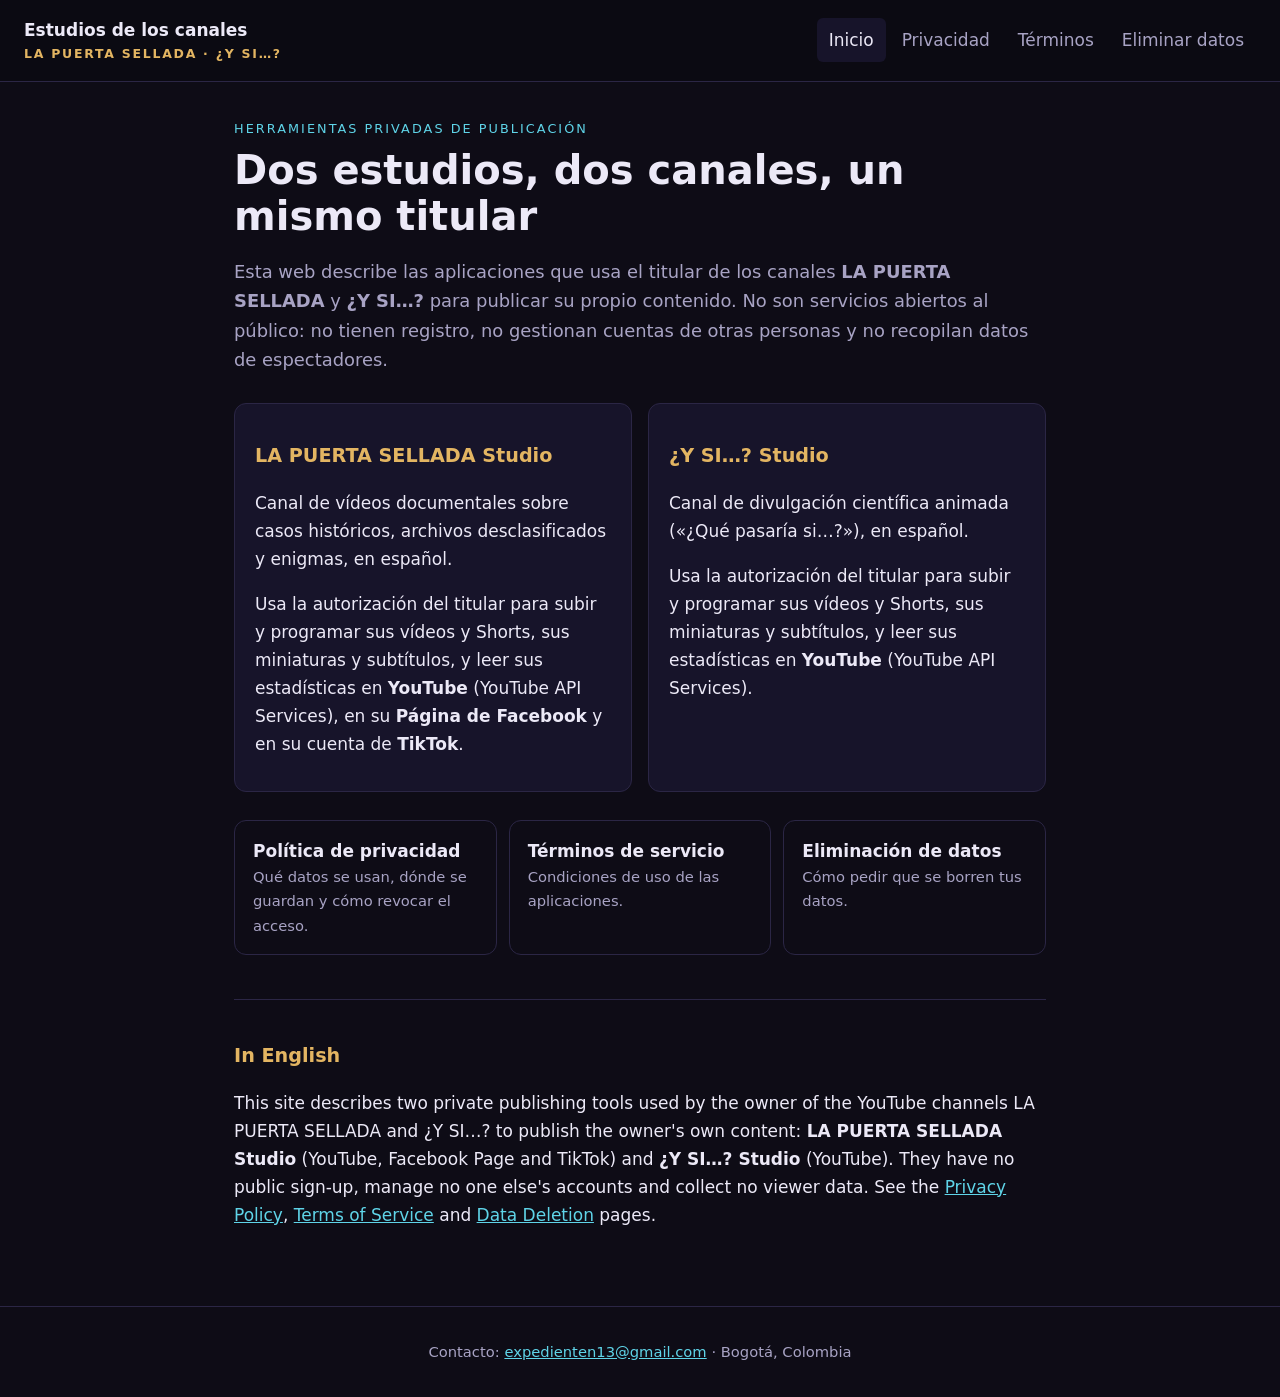
<file: index.html>
<!doctype html>
<html lang="es">
<head>
<meta charset="utf-8">
<meta name="viewport" content="width=device-width, initial-scale=1">
<title>Estudios de LA PUERTA SELLADA y ¿Y SI…?</title>
<meta name="description" content="Herramientas privadas de publicación de los canales LA PUERTA SELLADA y ¿Y SI…?: privacidad, términos y eliminación de datos.">
<link rel="stylesheet" href="estilo.css">
</head>
<body>
<header class="top"><a class="brand" href="index.html">Estudios de los canales <span>LA PUERTA SELLADA · ¿Y SI…?</span></a>
<nav><a href="index.html" aria-current="page">Inicio</a><a href="privacidad.html">Privacidad</a><a href="terminos.html">Términos</a><a href="eliminacion-datos.html">Eliminar datos</a></nav></header>
<main>
<section class="hero">
<p class="kicker">Herramientas privadas de publicación</p>
<h1>Dos estudios, dos canales, un mismo titular</h1>
<p class="lead">Esta web describe las aplicaciones que usa el titular de los canales <strong>LA PUERTA SELLADA</strong> y
<strong>¿Y SI…?</strong> para publicar su propio contenido. No son servicios abiertos al público: no tienen registro,
no gestionan cuentas de otras personas y no recopilan datos de espectadores.</p>
</section>
<section class="apps">
<article>
<h2>LA PUERTA SELLADA Studio</h2>
<p>Canal de vídeos documentales sobre casos históricos, archivos desclasificados y enigmas, en español.</p>
<p>Usa la autorización del titular para subir y programar sus vídeos y Shorts, sus miniaturas y subtítulos, y leer sus
estadísticas en <strong>YouTube</strong> (YouTube API Services), en su <strong>Página de Facebook</strong> y en su
cuenta de <strong>TikTok</strong>.</p>
</article>
<article>
<h2>¿Y SI…? Studio</h2>
<p>Canal de divulgación científica animada («¿Qué pasaría si…?»), en español.</p>
<p>Usa la autorización del titular para subir y programar sus vídeos y Shorts, sus miniaturas y subtítulos, y leer sus
estadísticas en <strong>YouTube</strong> (YouTube API Services).</p>
</article>
</section>
<section class="links">
<a class="card" href="privacidad.html"><b>Política de privacidad</b><span>Qué datos se usan, dónde se guardan y cómo revocar el acceso.</span></a>
<a class="card" href="terminos.html"><b>Términos de servicio</b><span>Condiciones de uso de las aplicaciones.</span></a>
<a class="card" href="eliminacion-datos.html"><b>Eliminación de datos</b><span>Cómo pedir que se borren tus datos.</span></a>
</section>
<section class="en">
<h2>In English</h2>
<p>This site describes two private publishing tools used by the owner of the YouTube channels LA PUERTA SELLADA and
¿Y SI…? to publish the owner's own content: <strong>LA PUERTA SELLADA Studio</strong> (YouTube, Facebook Page and TikTok) and
<strong>¿Y SI…? Studio</strong> (YouTube). They have no public sign-up, manage no one else's accounts and collect no viewer data.
See the <a href="privacidad.html#en">Privacy Policy</a>, <a href="terminos.html#en">Terms of Service</a> and
<a href="eliminacion-datos.html#en">Data Deletion</a> pages.</p>
</section>
</main>
<footer><p>Contacto: <a href="mailto:expedienten13@gmail.com">expedienten13@gmail.com</a> · Bogotá, Colombia</p></footer>
</body>
</html>
</file>
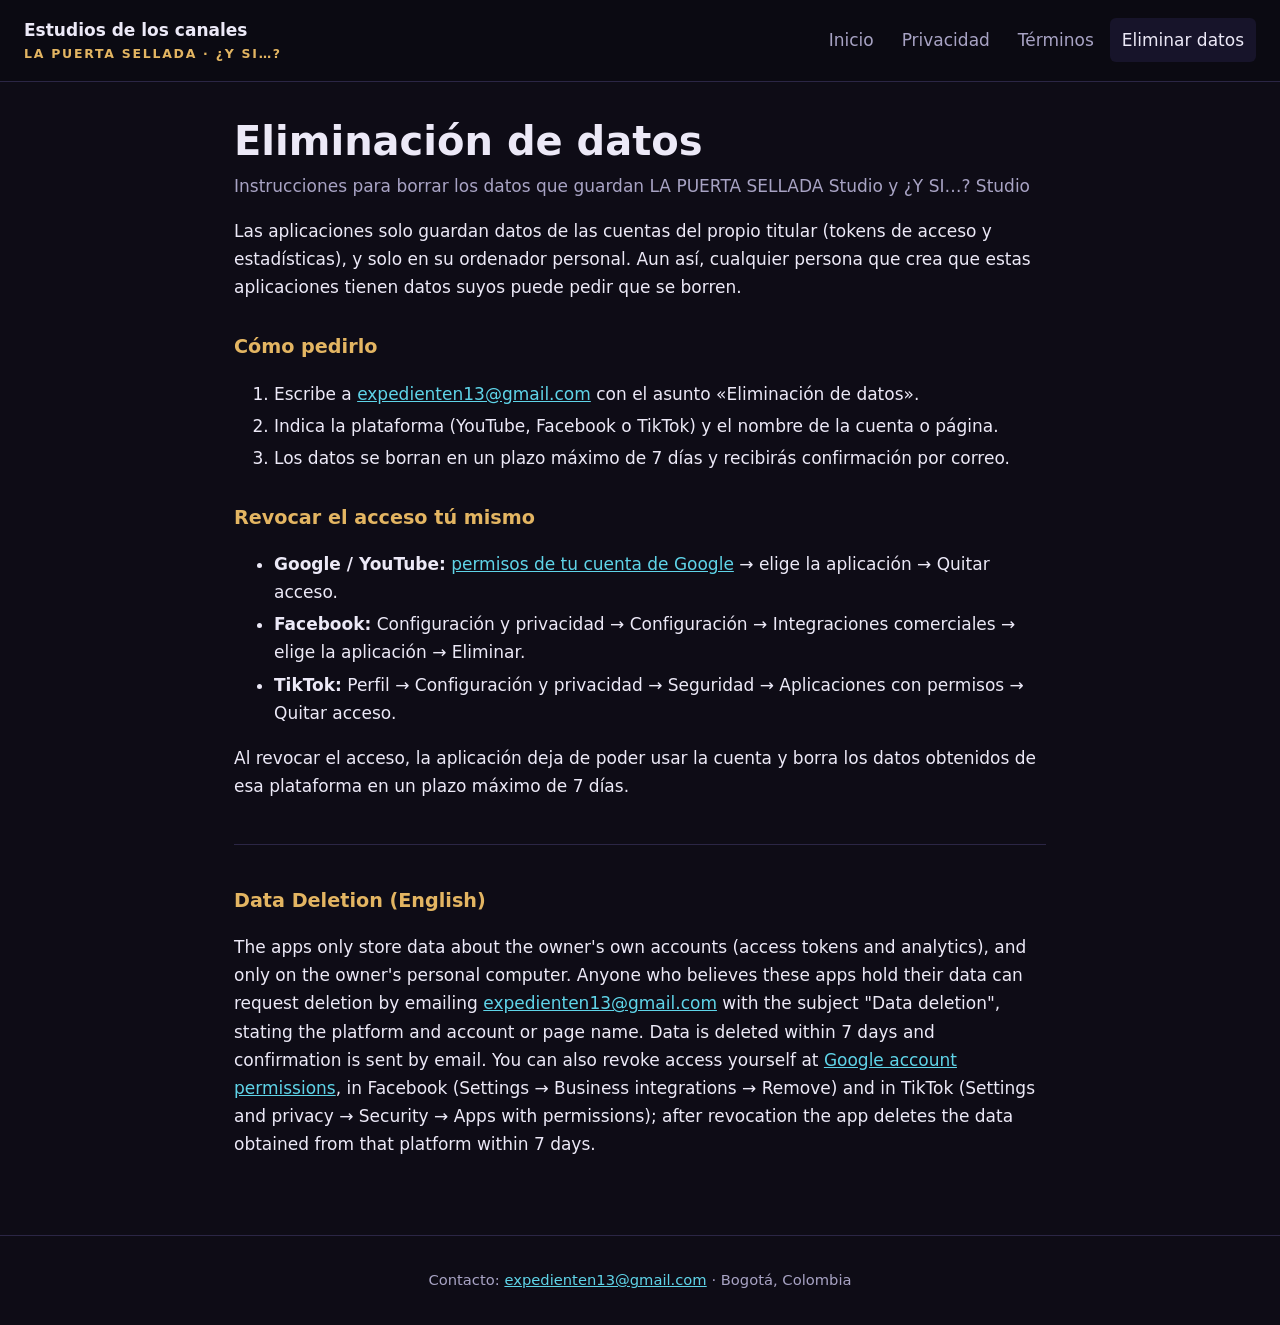
<file: eliminacion-datos.html>
<!doctype html>
<html lang="es">
<head>
<meta charset="utf-8">
<meta name="viewport" content="width=device-width, initial-scale=1">
<title>Eliminación de datos</title>
<meta name="description" content="Herramientas privadas de publicación de los canales LA PUERTA SELLADA y ¿Y SI…?: privacidad, términos y eliminación de datos.">
<link rel="stylesheet" href="estilo.css">
</head>
<body>
<header class="top"><a class="brand" href="index.html">Estudios de los canales <span>LA PUERTA SELLADA · ¿Y SI…?</span></a>
<nav><a href="index.html">Inicio</a><a href="privacidad.html">Privacidad</a><a href="terminos.html">Términos</a><a href="eliminacion-datos.html" aria-current="page">Eliminar datos</a></nav></header>
<main>
<h1>Eliminación de datos</h1>
<p class="meta">Instrucciones para borrar los datos que guardan LA PUERTA SELLADA Studio y ¿Y SI…? Studio</p>
<p>Las aplicaciones solo guardan datos de las cuentas del propio titular (tokens de acceso y estadísticas), y solo en su
ordenador personal. Aun así, cualquier persona que crea que estas aplicaciones tienen datos suyos puede pedir que se borren.</p>
<h2>Cómo pedirlo</h2>
<ol>
<li>Escribe a <a href="mailto:expedienten13@gmail.com?subject=Eliminación%20de%20datos">expedienten13@gmail.com</a> con el asunto «Eliminación de datos».</li>
<li>Indica la plataforma (YouTube, Facebook o TikTok) y el nombre de la cuenta o página.</li>
<li>Los datos se borran en un plazo máximo de 7 días y recibirás confirmación por correo.</li>
</ol>
<h2>Revocar el acceso tú mismo</h2>
<ul>
<li><strong>Google / YouTube:</strong> <a href="https://security.google.com/settings/security/permissions">permisos de tu cuenta de Google</a> → elige la aplicación → Quitar acceso.</li>
<li><strong>Facebook:</strong> Configuración y privacidad → Configuración → Integraciones comerciales → elige la aplicación → Eliminar.</li>
<li><strong>TikTok:</strong> Perfil → Configuración y privacidad → Seguridad → Aplicaciones con permisos → Quitar acceso.</li>
</ul>
<p>Al revocar el acceso, la aplicación deja de poder usar la cuenta y borra los datos obtenidos de esa plataforma en un
plazo máximo de 7 días.</p>
<section class="en" id="en">
<h2>Data Deletion (English)</h2>
<p>The apps only store data about the owner's own accounts (access tokens and analytics), and only on the owner's personal
computer. Anyone who believes these apps hold their data can request deletion by emailing
<a href="mailto:expedienten13@gmail.com?subject=Data%20deletion">expedienten13@gmail.com</a> with the subject "Data deletion", stating the platform and account
or page name. Data is deleted within 7 days and confirmation is sent by email. You can also revoke access yourself at
<a href="https://security.google.com/settings/security/permissions">Google account permissions</a>, in Facebook
(Settings → Business integrations → Remove) and in TikTok (Settings and privacy → Security → Apps with permissions); after
revocation the app deletes the data obtained from that platform within 7 days.</p>
</section>
</main>
<footer><p>Contacto: <a href="mailto:expedienten13@gmail.com">expedienten13@gmail.com</a> · Bogotá, Colombia</p></footer>
</body>
</html>
</file>
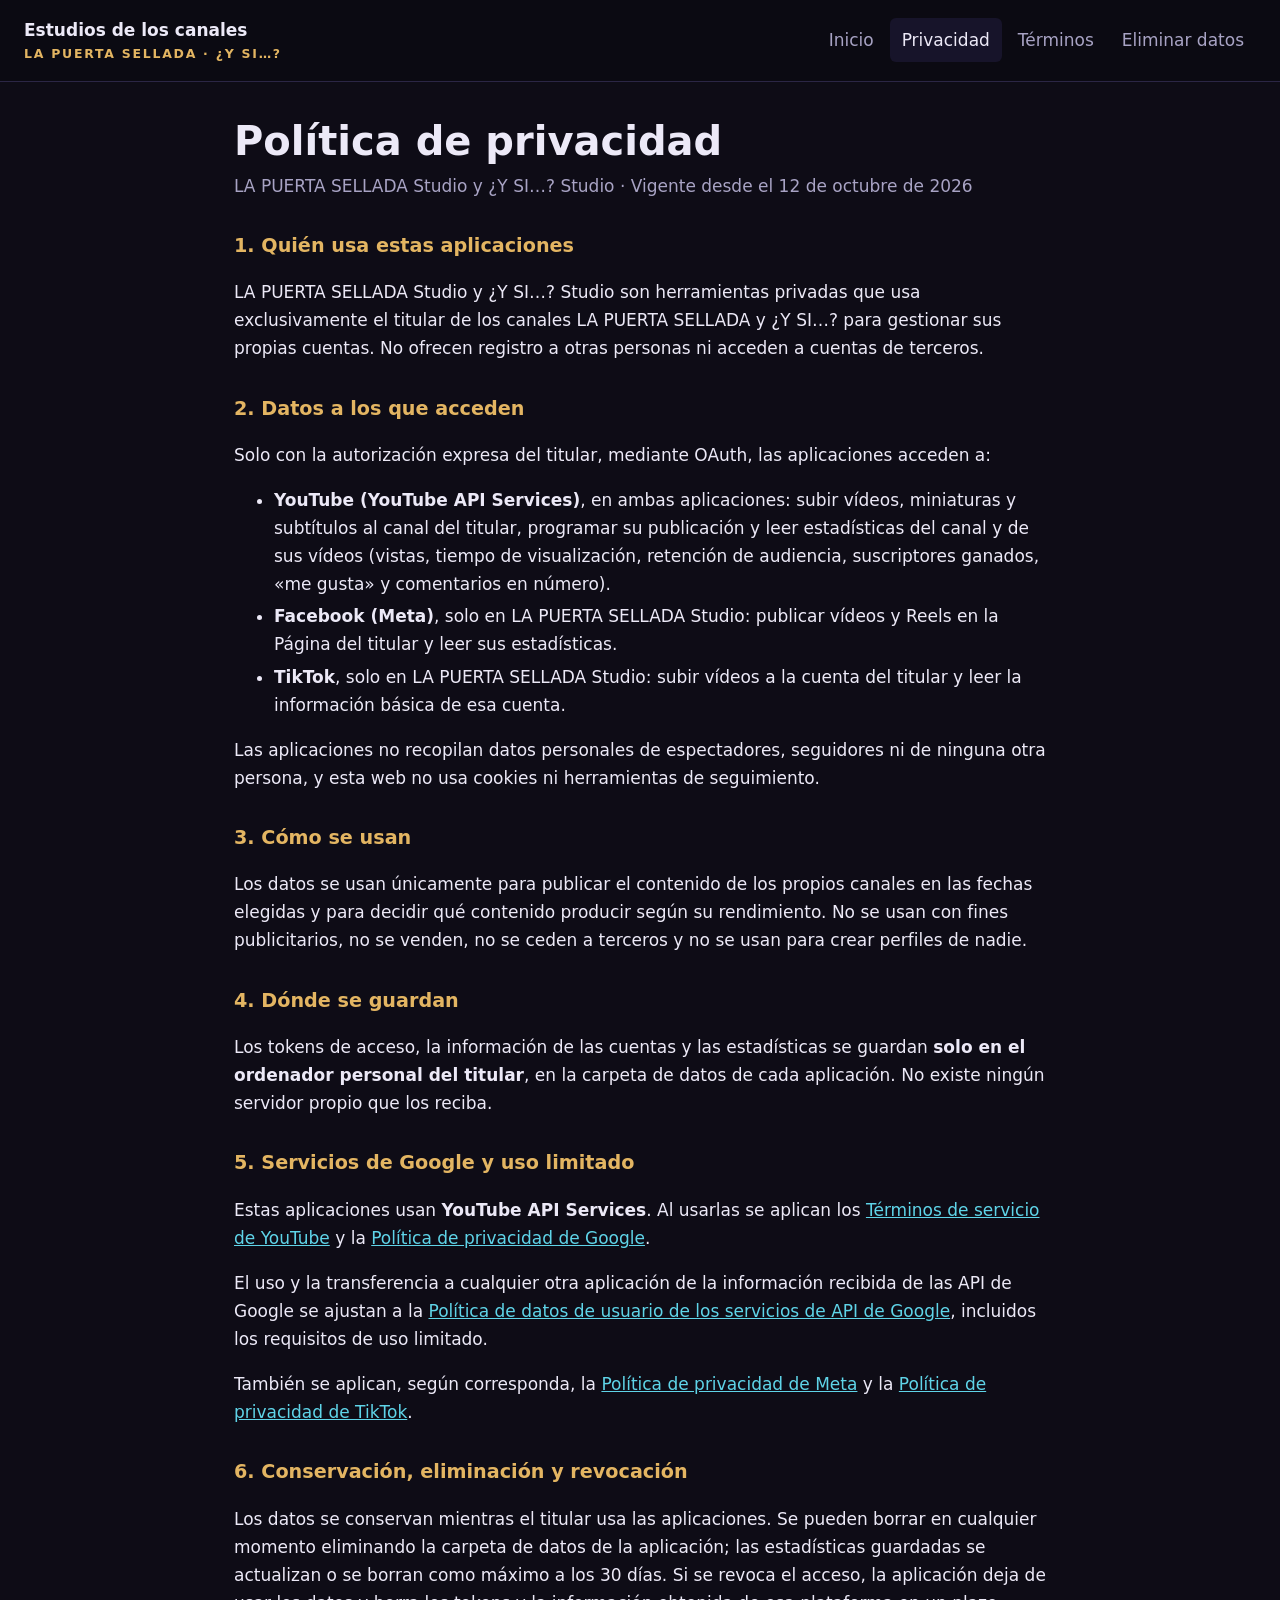
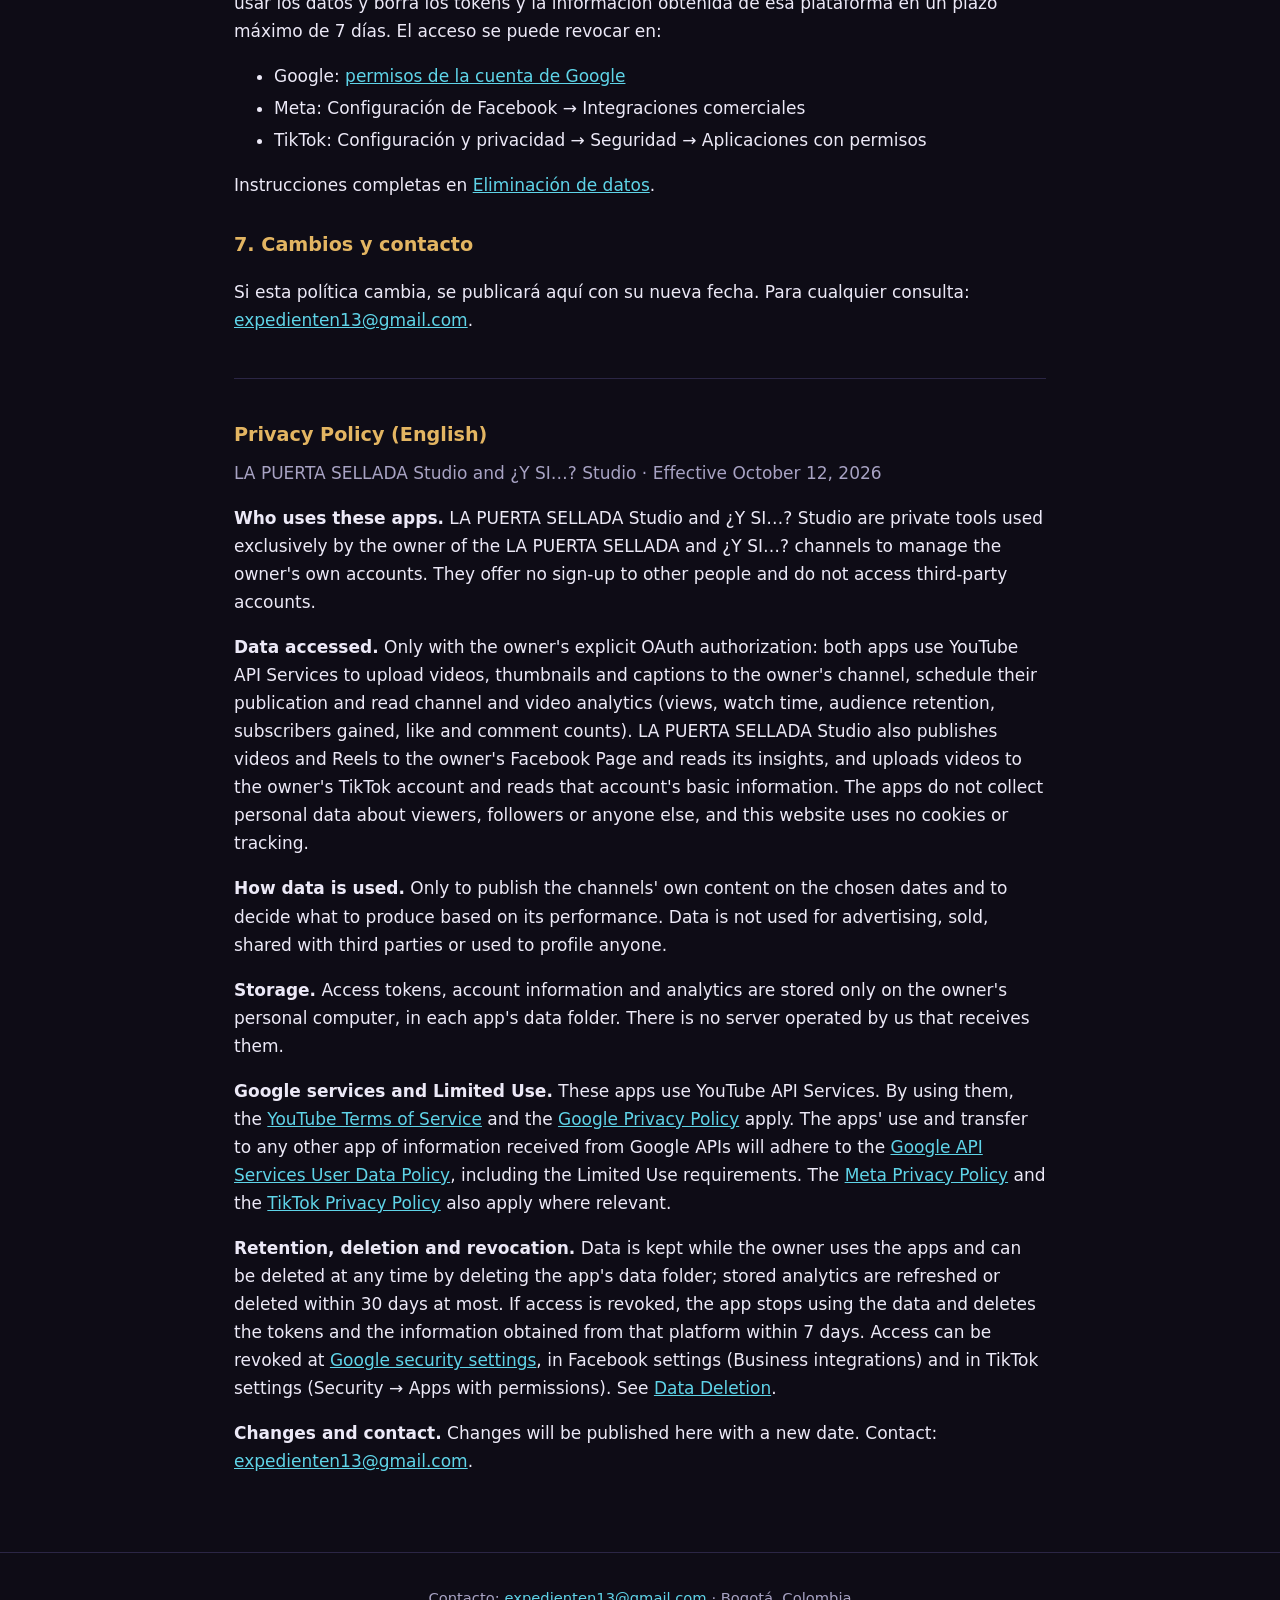
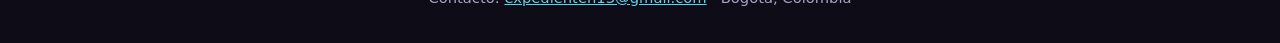
<file: privacidad.html>
<!doctype html>
<html lang="es">
<head>
<meta charset="utf-8">
<meta name="viewport" content="width=device-width, initial-scale=1">
<title>Política de privacidad</title>
<meta name="description" content="Herramientas privadas de publicación de los canales LA PUERTA SELLADA y ¿Y SI…?: privacidad, términos y eliminación de datos.">
<link rel="stylesheet" href="estilo.css">
</head>
<body>
<header class="top"><a class="brand" href="index.html">Estudios de los canales <span>LA PUERTA SELLADA · ¿Y SI…?</span></a>
<nav><a href="index.html">Inicio</a><a href="privacidad.html" aria-current="page">Privacidad</a><a href="terminos.html">Términos</a><a href="eliminacion-datos.html">Eliminar datos</a></nav></header>
<main>
<h1>Política de privacidad</h1>
<p class="meta">LA PUERTA SELLADA Studio y ¿Y SI…? Studio · Vigente desde el 12 de octubre de 2026</p>

<h2>1. Quién usa estas aplicaciones</h2>
<p>LA PUERTA SELLADA Studio y ¿Y SI…? Studio son herramientas privadas que usa exclusivamente el titular de los canales LA PUERTA SELLADA y ¿Y SI…?
para gestionar sus propias cuentas. No ofrecen registro a otras personas ni acceden a cuentas de terceros.</p>

<h2>2. Datos a los que acceden</h2>
<p>Solo con la autorización expresa del titular, mediante OAuth, las aplicaciones acceden a:</p>
<ul>
<li><strong>YouTube (YouTube API Services)</strong>, en ambas aplicaciones: subir vídeos, miniaturas y subtítulos al canal
del titular, programar su publicación y leer estadísticas del canal y de sus vídeos (vistas, tiempo de visualización,
retención de audiencia, suscriptores ganados, «me gusta» y comentarios en número).</li>
<li><strong>Facebook (Meta)</strong>, solo en LA PUERTA SELLADA Studio: publicar vídeos y Reels en la Página del titular y leer sus estadísticas.</li>
<li><strong>TikTok</strong>, solo en LA PUERTA SELLADA Studio: subir vídeos a la cuenta del titular y leer la información básica de esa cuenta.</li>
</ul>
<p>Las aplicaciones no recopilan datos personales de espectadores, seguidores ni de ninguna otra persona, y esta web no
usa cookies ni herramientas de seguimiento.</p>

<h2>3. Cómo se usan</h2>
<p>Los datos se usan únicamente para publicar el contenido de los propios canales en las fechas elegidas y para decidir
qué contenido producir según su rendimiento. No se usan con fines publicitarios, no se venden, no se ceden a terceros
y no se usan para crear perfiles de nadie.</p>

<h2>4. Dónde se guardan</h2>
<p>Los tokens de acceso, la información de las cuentas y las estadísticas se guardan <strong>solo en el ordenador personal
del titular</strong>, en la carpeta de datos de cada aplicación. No existe ningún servidor propio que los reciba.</p>

<h2>5. Servicios de Google y uso limitado</h2>
<p>Estas aplicaciones usan <strong>YouTube API Services</strong>. Al usarlas se aplican los
<a href="https://www.youtube.com/t/terms">Términos de servicio de YouTube</a> y la
<a href="https://policies.google.com/privacy">Política de privacidad de Google</a>.</p>
<p>El uso y la transferencia a cualquier otra aplicación de la información recibida de las API de Google se ajustan a la
<a href="https://developers.google.com/terms/api-services-user-data-policy">Política de datos de usuario de los servicios de
API de Google</a>, incluidos los requisitos de uso limitado.</p>
<p>También se aplican, según corresponda, la <a href="https://www.facebook.com/privacy/policy">Política de privacidad de Meta</a>
y la <a href="https://www.tiktok.com/legal/page/global/privacy-policy/es">Política de privacidad de TikTok</a>.</p>

<h2>6. Conservación, eliminación y revocación</h2>
<p>Los datos se conservan mientras el titular usa las aplicaciones. Se pueden borrar en cualquier momento eliminando la
carpeta de datos de la aplicación; las estadísticas guardadas se actualizan o se borran como máximo a los 30 días. Si se
revoca el acceso, la aplicación deja de usar los datos y borra los tokens y la información obtenida de esa plataforma en un
plazo máximo de 7 días. El acceso se puede revocar en:</p>
<ul>
<li>Google: <a href="https://security.google.com/settings/security/permissions">permisos de la cuenta de Google</a></li>
<li>Meta: Configuración de Facebook → Integraciones comerciales</li>
<li>TikTok: Configuración y privacidad → Seguridad → Aplicaciones con permisos</li>
</ul>
<p>Instrucciones completas en <a href="eliminacion-datos.html">Eliminación de datos</a>.</p>

<h2>7. Cambios y contacto</h2>
<p>Si esta política cambia, se publicará aquí con su nueva fecha. Para cualquier consulta:
<a href="mailto:expedienten13@gmail.com">expedienten13@gmail.com</a>.</p>

<section class="en" id="en">
<h2>Privacy Policy (English)</h2>
<p class="meta">LA PUERTA SELLADA Studio and ¿Y SI…? Studio · Effective October 12, 2026</p>
<p><strong>Who uses these apps.</strong> LA PUERTA SELLADA Studio and ¿Y SI…? Studio are private tools used exclusively by the owner of the
LA PUERTA SELLADA and ¿Y SI…? channels to manage the owner's own accounts. They offer no sign-up to other people and
do not access third-party accounts.</p>
<p><strong>Data accessed.</strong> Only with the owner's explicit OAuth authorization: both apps use YouTube API Services to
upload videos, thumbnails and captions to the owner's channel, schedule their publication and read channel and video
analytics (views, watch time, audience retention, subscribers gained, like and comment counts). LA PUERTA SELLADA Studio also publishes
videos and Reels to the owner's Facebook Page and reads its insights, and uploads videos to the owner's TikTok account
and reads that account's basic information. The apps do not collect personal data about viewers, followers or anyone
else, and this website uses no cookies or tracking.</p>
<p><strong>How data is used.</strong> Only to publish the channels' own content on the chosen dates and to decide what to
produce based on its performance. Data is not used for advertising, sold, shared with third parties or used to profile
anyone.</p>
<p><strong>Storage.</strong> Access tokens, account information and analytics are stored only on the owner's personal
computer, in each app's data folder. There is no server operated by us that receives them.</p>
<p><strong>Google services and Limited Use.</strong> These apps use YouTube API Services. By using them, the
<a href="https://www.youtube.com/t/terms">YouTube Terms of Service</a> and the
<a href="https://policies.google.com/privacy">Google Privacy Policy</a> apply. The apps' use and transfer to any other app
of information received from Google APIs will adhere to the
<a href="https://developers.google.com/terms/api-services-user-data-policy">Google API Services User Data Policy</a>,
including the Limited Use requirements. The <a href="https://www.facebook.com/privacy/policy">Meta Privacy Policy</a> and the
<a href="https://www.tiktok.com/legal/page/global/privacy-policy/en">TikTok Privacy Policy</a> also apply where relevant.</p>
<p><strong>Retention, deletion and revocation.</strong> Data is kept while the owner uses the apps and can be deleted at any
time by deleting the app's data folder; stored analytics are refreshed or deleted within 30 days at most. If access is
revoked, the app stops using the data and deletes the tokens and the information obtained from that platform within 7 days.
Access can be revoked at <a href="https://security.google.com/settings/security/permissions">Google security settings</a>,
in Facebook settings (Business integrations) and in TikTok settings (Security → Apps with permissions). See
<a href="eliminacion-datos.html#en">Data Deletion</a>.</p>
<p><strong>Changes and contact.</strong> Changes will be published here with a new date. Contact:
<a href="mailto:expedienten13@gmail.com">expedienten13@gmail.com</a>.</p>
</section>
</main>
<footer><p>Contacto: <a href="mailto:expedienten13@gmail.com">expedienten13@gmail.com</a> · Bogotá, Colombia</p></footer>
</body>
</html>
</file>
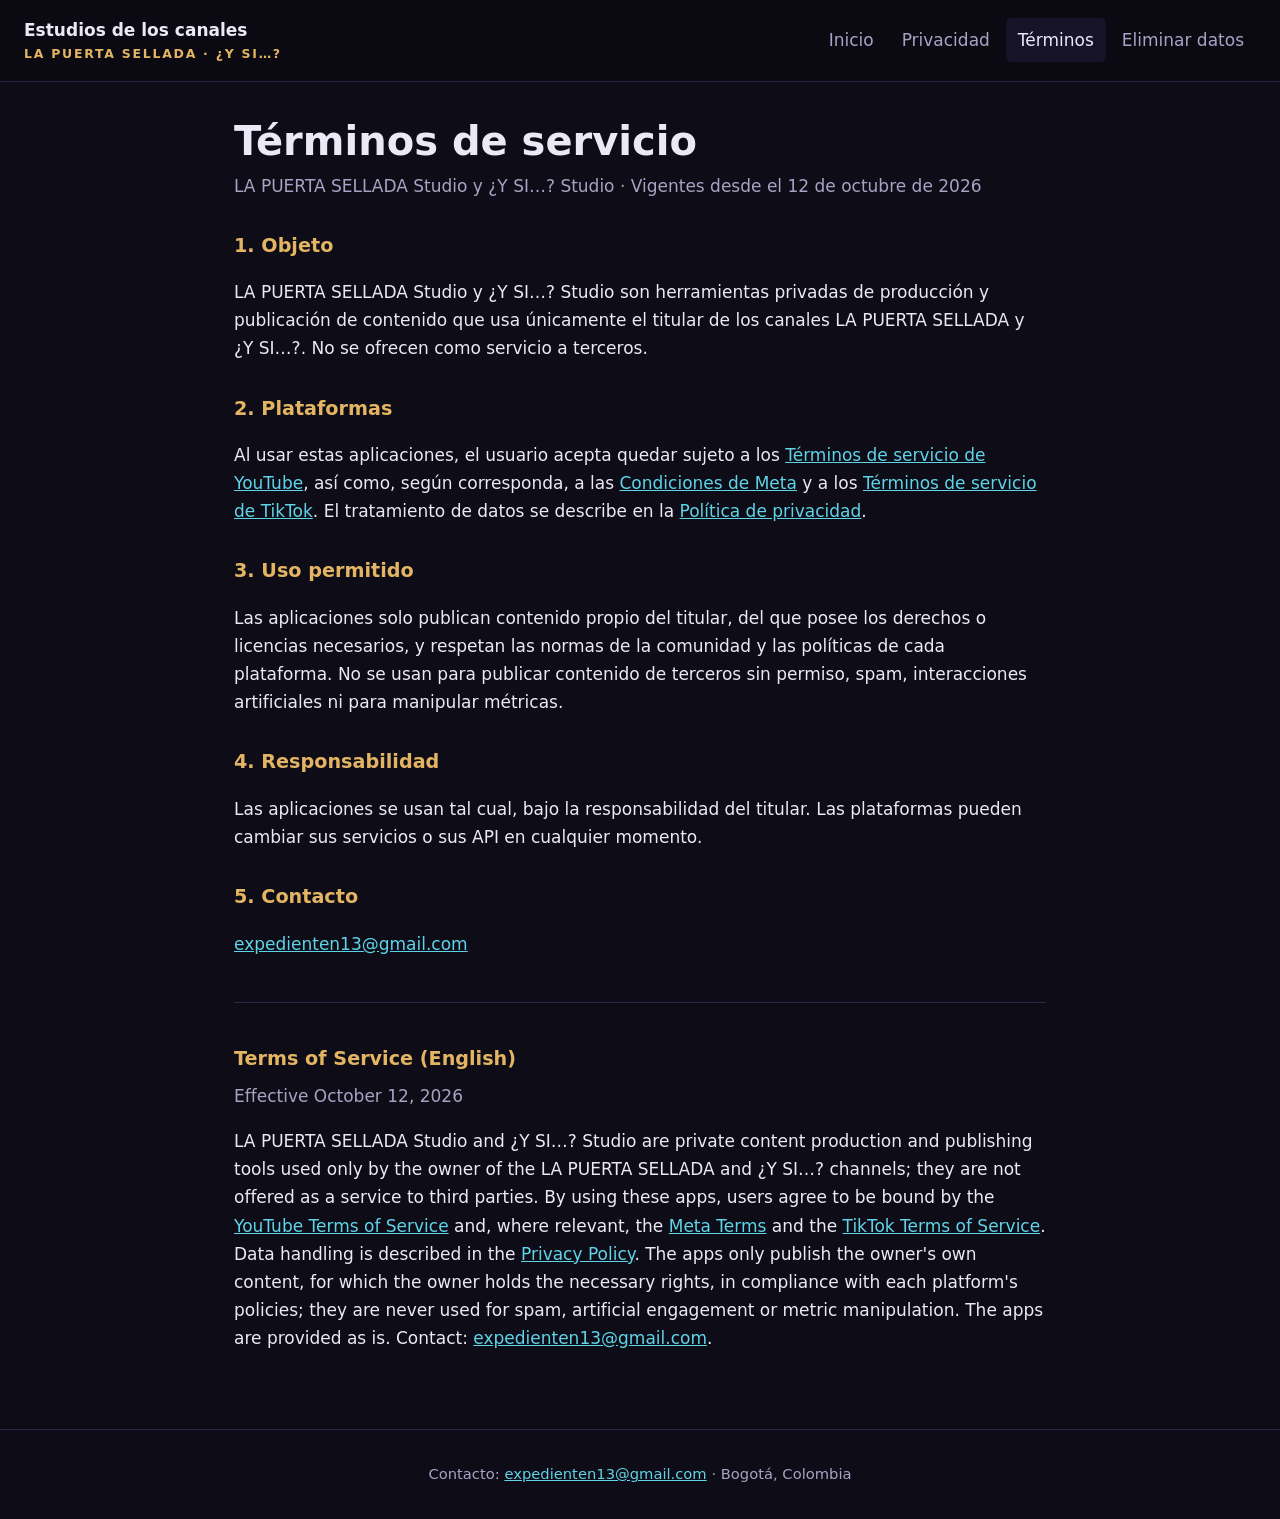
<file: terminos.html>
<!doctype html>
<html lang="es">
<head>
<meta charset="utf-8">
<meta name="viewport" content="width=device-width, initial-scale=1">
<title>Términos de servicio</title>
<meta name="description" content="Herramientas privadas de publicación de los canales LA PUERTA SELLADA y ¿Y SI…?: privacidad, términos y eliminación de datos.">
<link rel="stylesheet" href="estilo.css">
</head>
<body>
<header class="top"><a class="brand" href="index.html">Estudios de los canales <span>LA PUERTA SELLADA · ¿Y SI…?</span></a>
<nav><a href="index.html">Inicio</a><a href="privacidad.html">Privacidad</a><a href="terminos.html" aria-current="page">Términos</a><a href="eliminacion-datos.html">Eliminar datos</a></nav></header>
<main>
<h1>Términos de servicio</h1>
<p class="meta">LA PUERTA SELLADA Studio y ¿Y SI…? Studio · Vigentes desde el 12 de octubre de 2026</p>
<h2>1. Objeto</h2>
<p>LA PUERTA SELLADA Studio y ¿Y SI…? Studio son herramientas privadas de producción y publicación de contenido que usa únicamente el titular de los
canales LA PUERTA SELLADA y ¿Y SI…?. No se ofrecen como servicio a terceros.</p>
<h2>2. Plataformas</h2>
<p>Al usar estas aplicaciones, el usuario acepta quedar sujeto a los
<a href="https://www.youtube.com/t/terms">Términos de servicio de YouTube</a>, así como, según corresponda, a las
<a href="https://www.facebook.com/terms">Condiciones de Meta</a> y a los
<a href="https://www.tiktok.com/legal/page/global/terms-of-service/es">Términos de servicio de TikTok</a>. El tratamiento de
datos se describe en la <a href="privacidad.html">Política de privacidad</a>.</p>
<h2>3. Uso permitido</h2>
<p>Las aplicaciones solo publican contenido propio del titular, del que posee los derechos o licencias necesarios, y respetan
las normas de la comunidad y las políticas de cada plataforma. No se usan para publicar contenido de terceros sin permiso,
spam, interacciones artificiales ni para manipular métricas.</p>
<h2>4. Responsabilidad</h2>
<p>Las aplicaciones se usan tal cual, bajo la responsabilidad del titular. Las plataformas pueden cambiar sus servicios o
sus API en cualquier momento.</p>
<h2>5. Contacto</h2>
<p><a href="mailto:expedienten13@gmail.com">expedienten13@gmail.com</a></p>
<section class="en" id="en">
<h2>Terms of Service (English)</h2>
<p class="meta">Effective October 12, 2026</p>
<p>LA PUERTA SELLADA Studio and ¿Y SI…? Studio are private content production and publishing tools used only by the owner of the LA PUERTA SELLADA and
¿Y SI…? channels; they are not offered as a service to third parties. By using these apps, users agree to be bound by the
<a href="https://www.youtube.com/t/terms">YouTube Terms of Service</a> and, where relevant, the
<a href="https://www.facebook.com/terms">Meta Terms</a> and the
<a href="https://www.tiktok.com/legal/page/global/terms-of-service/en">TikTok Terms of Service</a>. Data handling is described
in the <a href="privacidad.html#en">Privacy Policy</a>. The apps only publish the owner's own content, for which the owner holds
the necessary rights, in compliance with each platform's policies; they are never used for spam, artificial engagement or
metric manipulation. The apps are provided as is. Contact: <a href="mailto:expedienten13@gmail.com">expedienten13@gmail.com</a>.</p>
</section>
</main>
<footer><p>Contacto: <a href="mailto:expedienten13@gmail.com">expedienten13@gmail.com</a> · Bogotá, Colombia</p></footer>
</body>
</html>
</file>
<file: estilo.css>
:root { --bg: #0e0c16; --panel: #17142a; --text: #ece9f7; --muted: #a8a3c4; --gold: #e3b562; --cyan: #5fd4e8; --line: #2b2645; }
* { box-sizing: border-box; }
body { margin: 0; background: var(--bg); color: var(--text); font: 17px/1.65 system-ui, -apple-system, "Segoe UI", Roboto, sans-serif; }
a { color: var(--cyan); }
.top { display: flex; flex-wrap: wrap; align-items: center; justify-content: space-between; gap: 12px; padding: 16px 24px;
  border-bottom: 1px solid var(--line); background: #0b0a12; }
.brand { color: var(--text); text-decoration: none; font-weight: 700; }
.brand span { display: block; font-size: .78rem; letter-spacing: .14em; color: var(--gold); font-weight: 600; }
nav { display: flex; flex-wrap: wrap; gap: 4px; }
nav a { padding: 8px 12px; color: var(--muted); text-decoration: none; border-radius: 6px; }
nav a:hover, nav a[aria-current] { color: var(--text); background: var(--panel); }
main { max-width: 860px; margin: 0 auto; padding: 36px 24px 60px; }
h1 { font-size: clamp(1.8rem, 4vw, 2.5rem); line-height: 1.15; margin: 0 0 8px; }
h2 { font-size: 1.2rem; margin: 30px 0 8px; color: var(--gold); }
.kicker { color: var(--cyan); font-size: .8rem; letter-spacing: .16em; text-transform: uppercase; margin: 0 0 8px; }
.lead { font-size: 1.12rem; color: var(--muted); }
.meta { color: var(--muted); margin-top: 0; }
.apps { display: grid; grid-template-columns: repeat(auto-fit, minmax(260px, 1fr)); gap: 16px; margin: 28px 0; }
.apps article { background: var(--panel); border: 1px solid var(--line); border-radius: 12px; padding: 6px 20px 16px; }
.links { display: grid; grid-template-columns: repeat(auto-fit, minmax(220px, 1fr)); gap: 12px; }
.card { display: block; padding: 16px 18px; border: 1px solid var(--line); border-radius: 12px; text-decoration: none; color: var(--text); }
.card:hover { border-color: var(--cyan); }
.card span { display: block; color: var(--muted); font-size: .92rem; }
.en { margin-top: 44px; padding-top: 10px; border-top: 1px solid var(--line); }
li { margin: 4px 0; }
footer { border-top: 1px solid var(--line); text-align: center; color: var(--muted); padding: 18px 24px; font-size: .92rem; }
</file>
